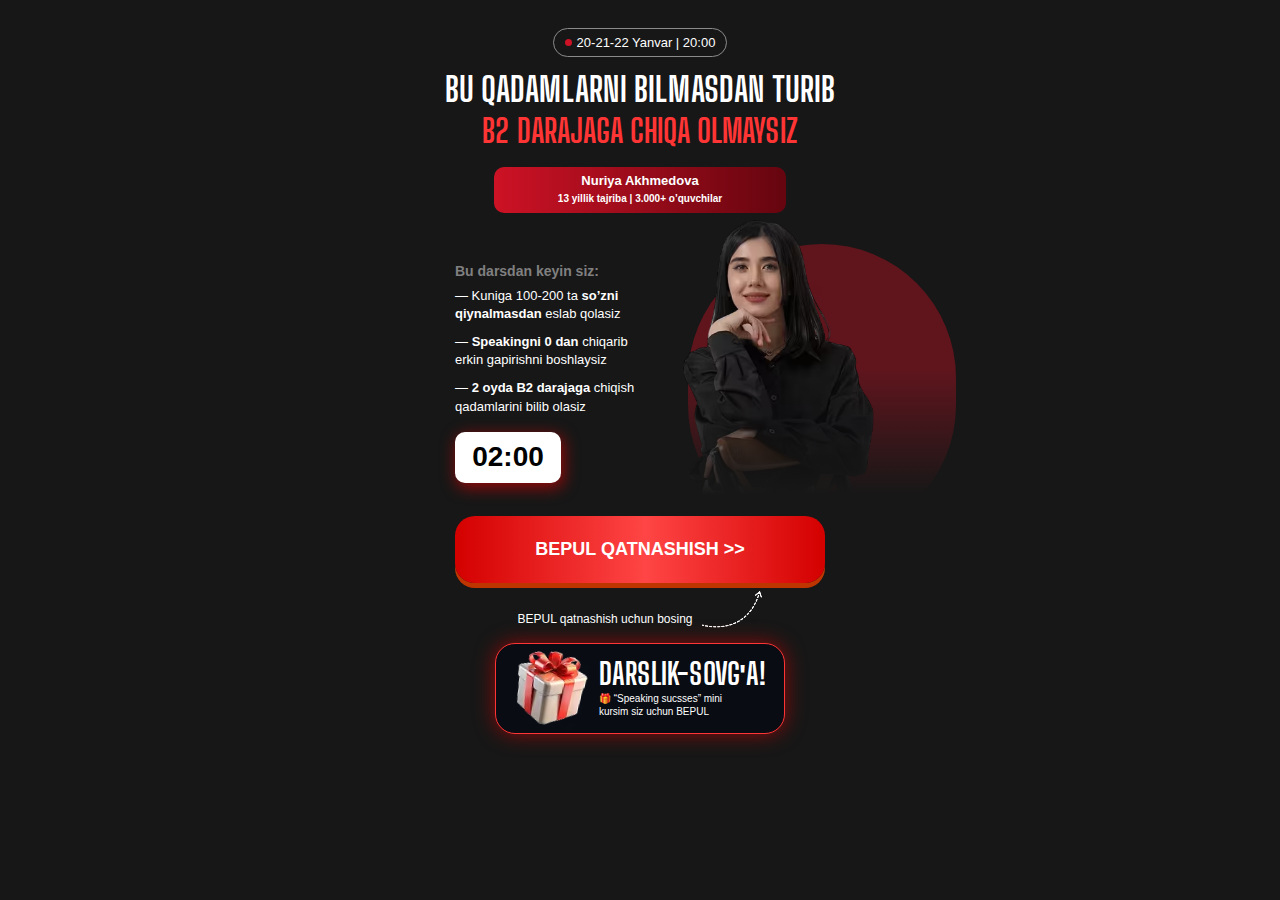
<file: index.html>
<!DOCTYPE html>
<html lang="uz">

<head>
    <meta charset="UTF-8">
    <meta name="viewport" content="width=device-width, initial-scale=1.0">
    <title>Nuriya Jumaniyozova</title>
    <style>
* {padding: 0;margin: 0;box-sizing: border-box }html, body {overflow-x: hidden }body {background: #171717;color: #fff;font-family: Poppins, sans-serif }.date {max-width: 390px;width: 100%;margin: 0 auto;padding-top: 28px;padding-bottom: 36px;}.date__head {text-align: center }.date__info {display: inline-flex;align-items: center;gap: 5px;padding: 6px 11px;border: 1px solid #8B8B8B;border-radius: 9999px;margin-bottom: 12px }.date__info-dot {width: 7px;height: 7px;background: #CD1225;border-radius: 9999px }.date__info-text {font-family: Montserrat, sans-serif;font-weight: 500;font-size: 13px }.date__title {font-family: "Big Shoulders Display", sans-serif;font-size: clamp(26px, 8vw, 34px);line-height: 120%;font-weight: 700;text-transform: uppercase;margin-bottom: 15px }.date__title span {font-size: clamp(25px, 7.7vw, 32px);color: #FF3535 }.date__description_wrap {background: linear-gradient(90deg, #CD1225 0%, #65050F 100%);padding: 5px 0;max-width: 292px;width: 100%;border-radius: 10px;margin: 0 auto 48px }.date__description-title {font-family: "SF Pro", sans-serif;font-weight: 600;font-size: 13px;line-height: 18px;text-align: center;}.date__description {font-family: "SF Pro", sans-serif;font-weight: 800;font-size: 10px;line-height: 18px }.date__body {position: relative;padding: 0 10px;}.date__content-title {font-family: Montserrat, sans-serif;font-weight: 700;font-size: 14px;line-height: 20px;color: #808080;margin-bottom: 6px;}.date__benefits-list {max-width: 220px;width: 100%;display: flex;flex-direction: column;gap: 10px;list-style: none;margin-bottom: 16px;position: relative;z-index: 1 }.date__benefit-item {font-family: Poppins, sans-serif;font-weight: 400;font-size: 13px;line-height: 140% }.date__benefit-item span {font-weight: 600;}.date__timer-row {background: #fff;border-radius: 10px;box-shadow: 2px 4px 15px 1px #E6000099;max-width: 106px;width: 100%;height: 51px;display: flex;align-items: center;justify-content: center;margin-bottom: 33px;position: relative;z-index: 11 }.date__timer {color: #000;font-weight: 700;font-size: 28px;line-height: 100% }.date__button {font-family: Montserrat, sans-serif;font-weight: 800;font-size: clamp(15px, 5vw, 18px);display: flex;align-items: center;justify-content: center;gap: 9px;cursor: pointer;padding: 23px 0;background: linear-gradient(90deg, #D40000 0%, #FF4545 51.44%, #D40000 100%);box-shadow: 0 5px 0 0 #BF3500;border-radius: 20px;width: 100%;border: 0;outline: 0;color: #fff;text-transform: uppercase;text-decoration: none;margin-bottom: 25px;position: relative;z-index: 1 }.date__cta {display: flex;align-items: center;justify-content: center;position: relative;z-index: 30 }.date__cta img {margin-top: -20px;margin-left: 8px }.date__cta-text {font-family: Montserrat, sans-serif;font-weight: 400;font-size: 12px;line-height: 23px }.date__speaker-container {position: absolute;right: -70px;top: -55px }.date__speaker-row {position: relative }.date__circle {background: #60151D;width: 268px;height: 295px;border-radius: 9999px;transform: translate(51px, 38px) }.date__speaker-image {position: absolute;top: 0;max-width: 285px;width: 100%;height: auto;left: 5px }.gradient__bottom {position: absolute;background: linear-gradient(0deg, #171717 50.48%, rgba(23, 23, 23, 0) 100%);width: 900px;height: 254px;left: 0;bottom: 111px }.gift {display: flex;align-items: center;justify-content: center;gap: 14px;position: relative;z-index: 30;background: #090C13;border: 1px solid #FF3434;box-shadow: 0 0 20px 0 #BD0404B2;border-radius: 20px;max-width: 290px;width: 100%;padding: 7px 0;margin: 12px auto 0 }.gift__images {transform: rotate(10.02deg) }.gift__info-title {font-family: "Big Shoulders Display", sans-serif;font-weight: 700;font-size: 30px;line-height: 100%;text-transform: uppercase;color: #fff;margin-bottom: 4px }.gift__info-text {font-family: Poppins, sans-serif;font-weight: 400;font-size: 10px;line-height: 130%;color: #fff }@media (max-width:375px) {.date__benefit-item {font-size: 12px }}
    </style>
    <link rel="stylesheet" href="./css/modal.css" media="print" onload="this.media='all'" />
    <noscript>
        <link rel="stylesheet" href="./css/modal.css" />
    </noscript>
</head>

<body>
    <div class="date">
        <div class="date__head">
            <div class="date__info">
                <div class="date__info-dot"></div>
                <p class="date__info-text">20-21-22 Yanvar | 20:00</p>
            </div>
            <div class="date__title-wrapper">
                <h2 class="date__title">BU QADAMLARNI BILMASDAN TURIB<br>
                    <span> B2 DARAJAGA chiqa OLMAYSIZ</span>
                </h2>
                <div class="date__description_wrap">
                    <h3 class="date__description-title">Nuriya Akhmedova</h3>
                    <p class="date__description">13 yillik tajriba | 3.000+ o’quvchilar</p>
                </div>
            </div>
        </div>
        <div class="date__body">
            <div class="date__content">
                <h3 class="date__content-title">Bu darsdan keyin siz:</h3>
                <ul class="date__benefits-list">
                    <li class="date__benefit-item">
                        — Kuniga 100-200 ta <span>so’zni <br> qiynalmasdan</span> eslab qolasiz
                    </li>
                    <li class="date__benefit-item">
                        — <span>Speakingni 0 dan</span> chiqarib <br> erkin gapirishni boshlaysiz
                    </li>
                    <li class="date__benefit-item">
                        — <span>2 oyda B2 darajaga</span> chiqish <br> qadamlarini bilib olasiz
                    </li>
                </ul>
                <div class="date__timer-row">
                    <p class="date__timer" id="timer">02:00</p>
                </div>
                <div class="date__button-wrapper">
                    <button class="date__button registerBtn">
                        Bepul qatnashish >>
                    </button>
                </div>
                <div class="date__cta registerBtn">
                    <p class="date__cta-text">BEPUL qatnashish uchun bosing</p>
                    <img src="./images/arrow.avif" alt="arrow" class="date__cta-arrow" loading="lazy" decoding="async"
                        width="62" height="38">
                </div>
            </div>
            <div class="date__speaker-container">
                <div class="date__speaker-row">
                    <div class="date__circle"></div>
                    <img src="./images/speaker.avif" alt="Nuriya Jumaniyozova" class="date__speaker-image"
                        loading="lazy" decoding="async" width="285" height="453">
                </div>
            </div>
            <div class="gradient__bottom"></div>

            <div class="gift">
                <img class="gift__images" src="./images/gift.avif" width="70" height="75" loading="lazy"
                    decoding="async" alt="gift">

                <div class="gift__info">
                    <h3 class="gift__info-title">darslik-sovg'a!</h3>
                    <p class="gift__info-text">🎁 “Speaking sucsses” mini <br> kursim siz uchun BEPUL
                    </p>
                </div>
            </div>
        </div>
    </div>

    <!-- Modal -->
    <div id="registrationModal" class="homeModal" style="display: none">
        <div class="homeModalOverlay"></div>
        <div class="homeFormContainer">
            <button class="closeButton" id="closeModalBtn" aria-label="Modalni yopish" title="Yopish">
                <svg xmlns="http://www.w3.org/2000/svg" width="16" height="16" viewBox="0 0 12 12" fill="none">
                    <path d="M1 11L11 1M1 1.00001L11 11" stroke="currentColor" stroke-width="1.5"
                        stroke-linecap="round" />
                </svg>
            </button>
            <div class="homeFormTop">
                <h1 class="homeFormTopTitle">
                    Bepul qatnashish uchun ma'lumotlaringizni kiriting!
                </h1>
            </div>
            <form id="registrationForm" name="contact-form">
                <!-- ISM -->
                <div class="HomeFormRow">
                    <label class="HomeFormRowLabel" for="name">Ismingiz:</label>
                    <input class="HomeFormRowInput" type="text" id="name" name="name" placeholder="Ismingizni kiriting"
                        autocomplete="name" />
                    <p class="homeFormErrorText" id="nameError" style="display: none">
                        ❌ Ismingizni kiriting!
                    </p>
                </div>

                <!-- TELEFON -->
                <div class="HomeFormRow">
                    <label class="HomeFormRowLabel" for="phone">Telefon raqamingiz:</label>

                    <div class="phone-input-container">
                        <!-- LEFT: country -->
                        <button type="button" class="selected-country" id="selectedCountry">
                            <span class="selected-flag" id="selectedCountryFlag">🇺🇿</span>

                            <svg id="dropdownIcon" xmlns="http://www.w3.org/2000/svg" width="16" height="16"
                                viewBox="0 0 24 24" fill="none" stroke="currentColor" stroke-width="2"
                                stroke-linecap="round" stroke-linejoin="round">
                                <polyline points="6 9 12 15 18 9"></polyline>
                            </svg>
                            <span class="selected-code" id="selectedCountryCodeText">+998</span>
                        </button>

                        <!-- dropdown -->
                        <div class="country-dropdown" id="countryDropdown" style="display:none"></div>

                        <!-- RIGHT: phone input (number span inside) -->
                        <div class="phone-field">
                            <input class="HomeFormRowInput phone-input" type="tel" id="phone" name="phone"
                                inputmode="numeric" placeholder="88 888 88 88" autocomplete="tel"
                                style="border: none; background-color: transparent;padding-left: 5px;" />
                        </div>
                    </div>

                    <p class="homeFormErrorText" id="phoneError" style="display:none">
                        ❌ Telefon raqam mos emas!
                    </p>
                </div>

                <button type="submit" class="HomeFormBtn" id="submitBtn">
                    DAVOM ETISH
                </button>
            </form>

        </div>
    </div>

    <script defer src="./js/phoneFormatter.js"></script>
    <script defer src="./js/app.js"></script>

       <!-- Meta Pixel Code -->
<script defer>
    !function(f,b,e,v,n,t,s)
    {if(f.fbq)return;n=f.fbq=function(){n.callMethod?
    n.callMethod.apply(n,arguments):n.queue.push(arguments)};
    if(!f._fbq)f._fbq=n;n.push=n;n.loaded=!0;n.version='2.0';
    n.queue=[];t=b.createElement(e);t.async=!0;
    t.src=v;s=b.getElementsByTagName(e)[0];
    s.parentNode.insertBefore(t,s)}(window, document,'script',
    'https://connect.facebook.net/en_US/fbevents.js');
    fbq('init', '1529702288245740');
    fbq('track', 'PageView');
    </script>
    <noscript><img height="1" width="1" style="display:none"
    src="https://www.facebook.com/tr?id=1529702288245740&ev=PageView&noscript=1"
    /></noscript>
    <!-- End Meta Pixel Code -->
        
</body>

</html>
</file>
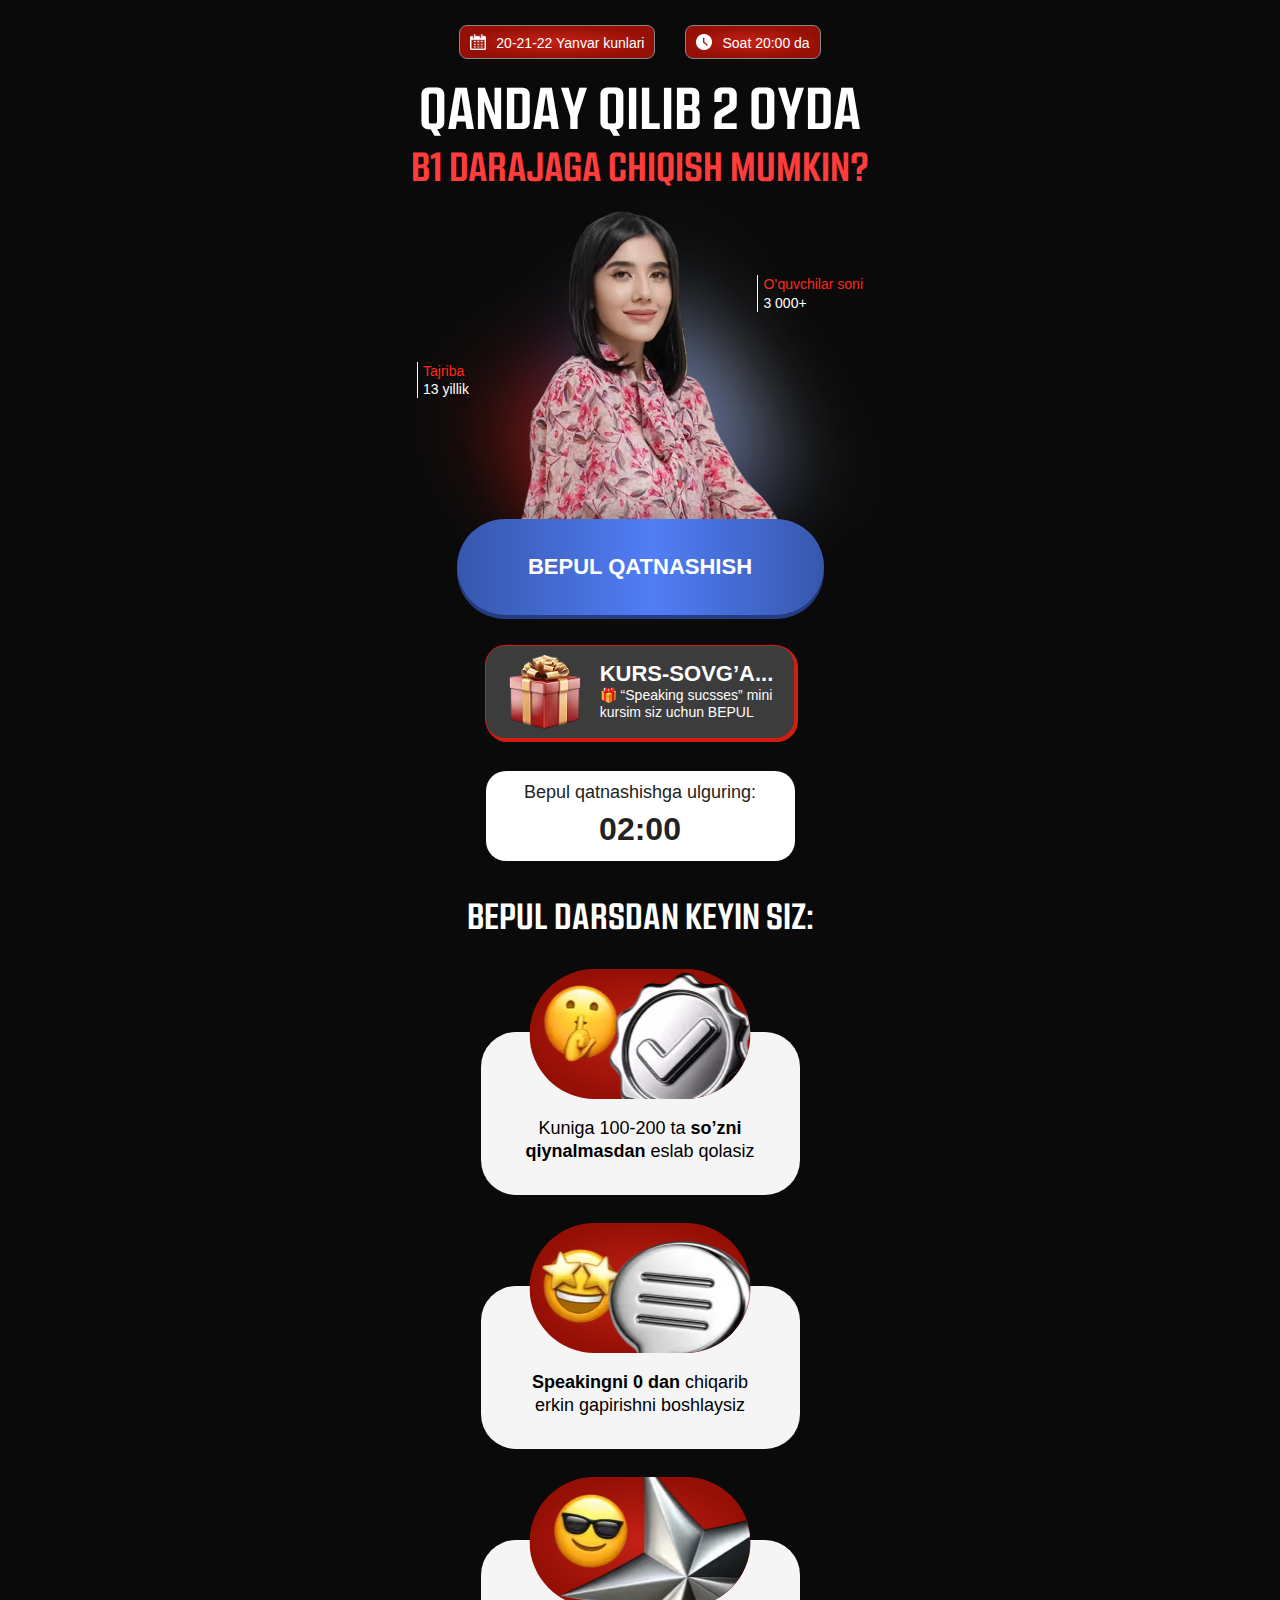
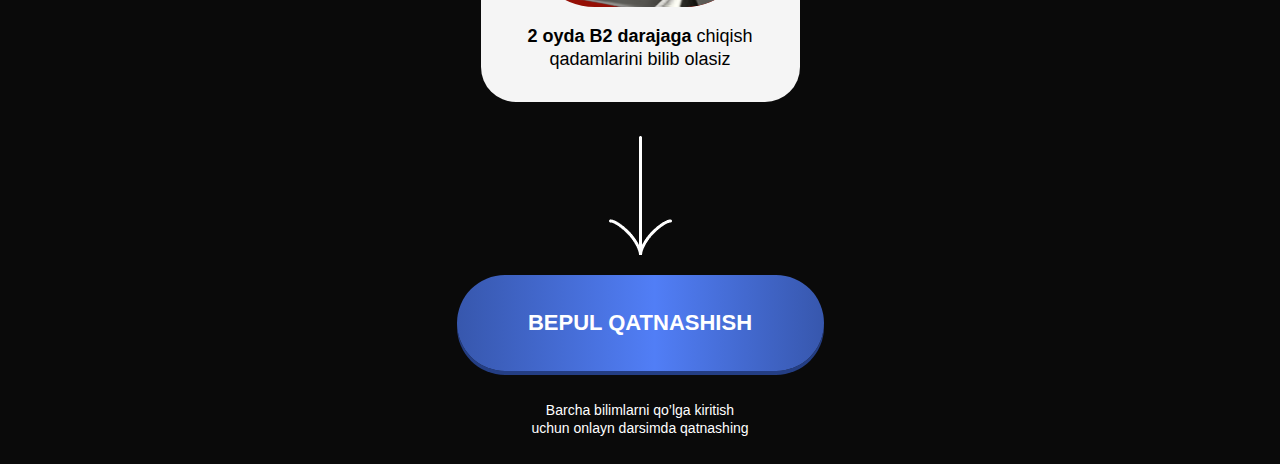
<file: a/index.html>
<!DOCTYPE html>
<html lang="uz">

<head>
  <meta charset="UTF-8">
  <meta name="viewport" content="width=device-width, initial-scale=1.0">
  <title>Nuriya Jumaniyozova</title>
  <style>
* {margin: 0;padding: 0;box-sizing: border-box;}p {font: 400 1rem/normal Inter, system-ui, -apple-system, sans-serif;}body {background-color: #0A0A0A;color: #fff;font: 400 16px/normal Inter, sans-serif;}.webinar-banner {padding-top: 25px;}.container {max-width: 490px;width: 100%;padding: 0 10px;margin-left: auto;margin-right: auto;}.webinar-banner__content {text-align: center;position: relative;margin-bottom: 17px;padding-bottom: 80px;}.webinar-banner__box {display: flex;align-items: center;justify-content: center;gap: 30px;margin-bottom: 21px;}.webinar-banner__item {display: flex;align-items: center;gap: 10px;padding: 8px 10px;background: radial-gradient(50% 50% at 50% 50%, #C42216 0%, #950F05 100%);border: 0.5px solid #888888;border-radius: 8px;}.webinar-banner__item img {width: 16px;height: 16px;object-fit: cover;}.webinar-banner__item__text {font-family: Poppins, sans-serif;font-weight: 500;font-size: clamp(10px, 3vw, 14px);line-height: 120%;margin-bottom: -2px;}.webinar-banner__title {font: 700 clamp(39px, 11vw, 58px)/90% "Kuunari", sans-serif;margin-bottom: clamp(70px, 21vw, 84px);max-width: 100%;text-transform: uppercase;}.webinar-banner__title span {font-size: clamp(25px, 7vw, 40px);color: #FF3D3D;}.webinar-banner__image {position: absolute;bottom: 23px;left: 48%;transform: translateX(-50%);z-index: 10;display: flex;max-width: 310px;height: clamp(264px, 87.5vw, 312px);object-fit: contain;}.gradient {left: -25px;background: linear-gradient(180deg, rgba(0, 0, 0, 0) 55.12%, #0A0A0A 100%);width: 200%;height: 342px;position: absolute;z-index: 10;bottom: -113px;}.speaker__gradient {background: linear-gradient(180deg, #FFFFFF 0%, #0033A1 43.75%, #D01E11 68.27%);filter: blur(50px);width: 194px;height: 194px;position: absolute;top: 320px;left: 29%;transform: rotate(57.17deg);}.gift {display: flex;align-items: center;justify-content: center;gap: 18px;background-color: #3C3C3C;border-radius: 20px;border: 1px solid #D01E11;box-shadow: 2px 2px 0px 1px #D01E11;max-width: 310px;width: 100%;position: relative;z-index: 10;padding: 7.5px 14.5px;margin-left: auto;margin-right: auto;margin-bottom: 32px;}.gift-images {max-width: 75px;height: auto;width: 100%;}.gift-info__title {font-family: "Poppins", sans-serif;font-weight: 700;font-size: 22px;line-height: 100%;text-transform: uppercase;margin-bottom: 2px;}.gift-info__text {font-family: Inter, sans-serif;font-weight: 500;font-size: 14px;line-height: 120%;}.webinar-banner__meta {margin-bottom: 64px;padding: 0 12px;position: relative;z-index: 15;}.webinar-banner__meta-item {width: fit-content;padding-left: 5px;border-left: 1px solid #fff;text-align: left;font: 400 clamp(12px, 4vw, 14px)/130% Inter, sans-serif;}.webinar-banner__meta-item--date {margin-bottom: 50px;margin-left: auto;}.webinar-banner__meta-item--time {padding-right: 11px;}.webinar-banner__meta-label {color: #FF2919;}.registerBtn {display: block;margin: 0 auto;cursor: pointer;max-width: 367px;width: 100%;background: linear-gradient(90deg, #3757AD 0%, #517EF6 53.85%, #3757AD 100%);box-shadow: 0px 4px 0px 0px #243E84;border: none;border-radius: 50px;z-index: 20;position: relative;padding: 37px 0px;font: 700 22px/21.7px Inter, sans-serif;text-align: center;text-transform: uppercase;color: white;}@media (max-width:400px) {.registerBtn {padding: 33px 20px;}.webinar-banner__meta-item--date {margin-right: -15px;}.webinar-banner__meta-item--time {margin-left: -15px;}.speaker__gradient {top: 300px;left: 24%;}}@media (max-width:360px) {.webinar-banner__title {margin-bottom: clamp(40px, 14vw, 60px);}.gift-images {max-width: 65px;width: 100%;}.gift-info__title {font-size: 20px;}.gift-info__text {font-size: 13px;}.webinar-banner__box {gap: 20px;}}
  </style>
  <link rel="stylesheet" href="./css/main.css" media="print" onload="this.media='all'" />
  <noscript>
    <link rel="stylesheet" href="./css/main.css" />
  </noscript>
</head>

<body>
  <!-- banner -->
  <section class="webinar-banner">
    <div class="webinar-banner__inner container">
      <!-- Top name -->
      <div class="webinar-banner__content">
        <div class="webinar-banner__box">
          <div class="webinar-banner__item"> <img src="./images/calendar.png" width="17" height="18" loading="lazy"
              decoding="async" alt="calendar">
            <p class="webinar-banner__item__text">20-21-22 Yanvar kunlari</p>
          </div>
          <div class="webinar-banner__item"> <img src="./images/clock.png" width="17" height="18" loading="lazy"
              decoding="async" alt="calendar">
            <p class="webinar-banner__item__text">Soat 20:00 da</p>
          </div>
        </div>
        <h1 class="webinar-banner__title">
          qanday qilib 2 oyda <br>
          <span>b1 darajaga chiqish mumkin?</span>
        </h1>
        <div class="webinar-banner__meta">
          <div class="webinar-banner__meta-item webinar-banner__meta-item--date">
            <span class="webinar-banner__meta-label">
              O’quvchilar soni
            </span>
            <br>
            <span class="webinar-banner__meta-sub">
              3 000+
            </span>
          </div>

          <div class="webinar-banner__meta-item webinar-banner__meta-item--time">
            <span class="webinar-banner__meta-label">
              Tajriba
            </span>
            <br>
            <span class="webinar-banner__meta-sub">
              13 yillik
            </span>
          </div>
        </div>
        <img src="./images/speaker.avif" alt="Nuriya Akhmedova" class="webinar-banner__image" width="310" height="312"
          decoding="async" loading="lazy" />

        <div class="gradient"></div>
        <div class="speaker__gradient"></div>
      </div>

      <button class="registerBtn" style="margin-bottom: 30px; margin-top: -40px;">
        Bepul qatnashish
      </button>

      <div class="gift">
        <img class="gift-images" width="75" height="79" src="./images/gift.avif" loading="lazy" decoding="async"
          alt="gift">

        <div class="gift-info">
          <h2 class="gift-info__title">KURS-Sovg’a...</h2>
          <p class="gift-info__text">🎁 “Speaking sucsses” mini <br> kursim siz uchun BEPUL</p>
        </div>
      </div>

      <div class="webinar-learn__bonus">
        <p class="webinar-learn__bonus__text">
          Bepul qatnashishga ulguring:
        </p>
        <p class="webinar-learn__bonus__timer" id="timer">02:00</p>
      </div>

    </div>
  </section>

  <section class="webinar-gift webinar-section">
    <div class="webinar-gift__container container">
      <h2 class="webinar-heading2">bepul darsdan keyin siz:</h2>
      <div class="webinar-gift__col">
        <div class="webinar-gift__row">
          <img src="./images/learn/1.avif" alt="images" class="webinar-gift__row__gift" width="221" height="130"
            decoding="async" loading="lazy">
          <p class="webinar-gift__row__description">
            Kuniga 100-200 ta <span>so’zni <br> qiynalmasdan</span> eslab qolasiz
          </p>
        </div>
        <div class="webinar-gift__row">
          <img src="./images/learn/2.avif" alt="images" class="webinar-gift__row__gift" width="221" height="130"
            decoding="async" loading="lazy">
          <p class="webinar-gift__row__description">
            <span>Speakingni 0 dan</span> chiqarib <br> erkin gapirishni boshlaysiz
          </p>
        </div>
        <div class="webinar-gift__row">
          <img src="./images/learn/3.avif" alt="images" class="webinar-gift__row__gift" width="221" height="130"
            decoding="async" loading="lazy">
          <p class="webinar-gift__row__description">
            <span>2 oyda B2 darajaga</span> chiqish <br> qadamlarini bilib olasiz
          </p>
        </div>
      </div>


      <img style="display: flex; margin-left: auto; margin-right: auto; margin-bottom: 20px;" src="./images/arrow.avif" loading="lazy"
        decoding="async" alt="arrow_botom">
      <button class="registerBtn" style="margin-bottom: 30px;">
        Bepul qatnashish
      </button>

      <h3 class="webinar-banner__subtitle">Barcha bilimlarni qo’lga kiritish <br> uchun onlayn darsimda qatnashing</h3>
    </div>
  </section>


  <!-- Modal -->
  <div id="registrationModal" class="homeModal" style="display: none">
    <div class="homeModalOverlay"></div>
    <div class="homeFormContainer">
      <button class="closeButton" id="closeModalBtn">
        <svg xmlns="http://www.w3.org/2000/svg" width="16" height="16" viewBox="0 0 12 12" fill="none">
          <path d="M1 11L11 1M1 1.00001L11 11" stroke="currentColor" stroke-width="1.5" stroke-linecap="round" />
        </svg>
      </button>
      <div class="homeFormTop">
        <h1 class="homeFormTopTitle">
          Ro'yxatdan o'tish uchun ma'lumotlaringizni kiriting!
        </h1>
      </div>
      <form id="registrationForm" name="contact-form">
        <!-- ISM -->
        <div class="HomeFormRow">
          <label class="HomeFormRowLabel" for="name">Ismingiz:</label>
          <input class="HomeFormRowInput" type="text" id="name" name="name" placeholder="Ismingizni kiriting"
            autocomplete="name" />
          <p class="homeFormErrorText" id="nameError" style="display: none">
            ❌ Ismingizni kiriting!
          </p>
        </div>

        <!-- TELEFON -->
        <div class="HomeFormRow">
          <label class="HomeFormRowLabel" for="phone">Telefon raqamingiz:</label>

          <div class="phone-input-container">
            <!-- LEFT: country -->
            <button type="button" class="selected-country" id="selectedCountry">
              <span class="selected-flag" id="selectedCountryFlag">🇺🇿</span>

              <svg id="dropdownIcon" xmlns="http://www.w3.org/2000/svg" width="16" height="16" viewBox="0 0 24 24"
                fill="none" stroke="currentColor" stroke-width="2" stroke-linecap="round" stroke-linejoin="round">
                <polyline points="6 9 12 15 18 9"></polyline>
              </svg>
              <span class="selected-code" id="selectedCountryCodeText">+998</span>
            </button>

            <!-- dropdown -->
            <div class="country-dropdown" id="countryDropdown" style="display:none"></div>

            <!-- RIGHT: phone input (number span inside) -->
            <div class="phone-field">
              <input class="HomeFormRowInput phone-input" type="tel" id="phone" name="phone" inputmode="numeric"
                placeholder="88 888 88 88" autocomplete="tel"
                style="border: none; background-color: transparent;padding-left: 5px;" />
            </div>
          </div>

          <p class="homeFormErrorText" id="phoneError" style="display:none">
            ❌ Telefon raqam mos emas!
          </p>
        </div>


        <button type="submit" class="HomeFormBtn" id="submitBtn">
          DAVOM ETISH
        </button>
      </form>

    </div>
  </div>

  <script defer src="../js/phoneFormatter.js"></script>
  <script defer src="../js/app.js"></script>

  
    <!-- Meta Pixel Code -->
    <script defer>
      !function(f,b,e,v,n,t,s)
      {if(f.fbq)return;n=f.fbq=function(){n.callMethod?
      n.callMethod.apply(n,arguments):n.queue.push(arguments)};
      if(!f._fbq)f._fbq=n;n.push=n;n.loaded=!0;n.version='2.0';
      n.queue=[];t=b.createElement(e);t.async=!0;
      t.src=v;s=b.getElementsByTagName(e)[0];
      s.parentNode.insertBefore(t,s)}(window, document,'script',
      'https://connect.facebook.net/en_US/fbevents.js');
      fbq('init', '1529702288245740');
      fbq('track', 'PageView');
      </script>
      <noscript><img height="1" width="1" style="display:none"
      src="https://www.facebook.com/tr?id=1529702288245740&ev=PageView&noscript=1"
      /></noscript>
      <!-- End Meta Pixel Code -->
      
</body>

</html>
</file>
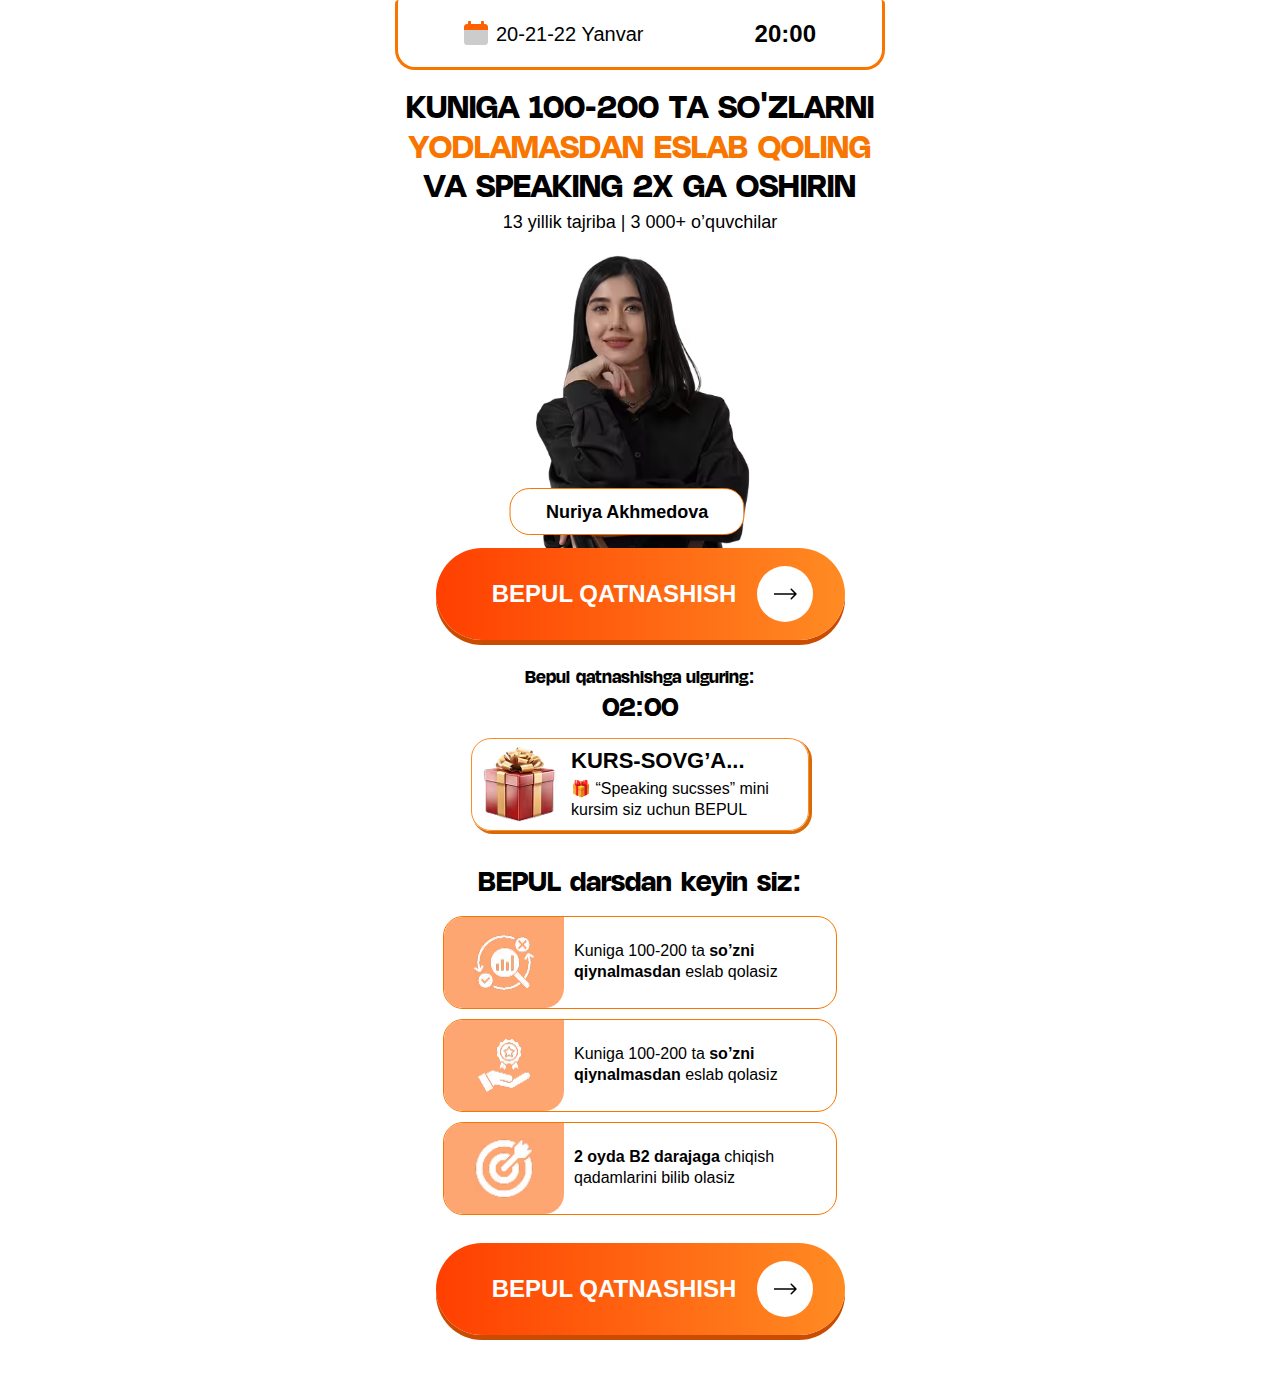
<file: b/index.html>
<!DOCTYPE html>
<html lang="uz">

<head>
  <meta charset="UTF-8" />
  <meta name="viewport" content="width=device-width, initial-scale=1.0">
  <title>Nuriya Jumaniyozova</title>
  <style>
* {padding: 0;margin: 0;box-sizing: border-box;}body {font-family: Poppins, sans-serif;position: relative;min-height: 100vh;background-color: white;}.mobile-event-header {padding: 0 10px;}.mobile-event-container {max-width: 490px;width: 100%;display: flex;padding: 21.5px 66px;align-items: center;margin: 0 auto 18px;justify-content: space-between;border-width: 0px, 1px, 1px, 1px;border-style: solid;border-color: #F87500;border-top: 0;position: relative;border-radius: 4px 4px 20px 20px;}.mobile-event-info {display: flex;align-items: center;justify-content: center;gap: 8px;}.mobile-event-date {font-family: Montserrat, sans-serif;font-weight: 500;font-size: 20px;line-height: 100%;}.mobile-event-time {font-family: Montserrat, sans-serif;font-weight: 700;font-size: 24px;line-height: 100%;}.mobile-main-content {text-align: center;padding-bottom: 35px;position: relative;}.mobile-content-wrapper {width: 100%;padding: 0 10px;}.mobile-main-title {font-family: "Degular Display", sans-serif;font-weight: 700;line-height: 110%;font-size: clamp(23px, 7vw, 36px);margin: 0 auto 6px;text-transform: uppercase;}.mobile-main-title span {color: #F87500;}.mobile-main-text {font-family: Poppins, sans-serif;font-weight: 400;font-size: clamp(16px, 5vw, 18px);line-height: 110%;text-align: center;margin-bottom: 7px;}.mobile-content-img {display: flex;flex-direction: column;position: relative;max-width: 310px;margin-left: auto;margin-right: auto;}.mobile-hero-image {display: inline-flex;max-width: 300px;object-fit: contain;height: auto;width: 100%;margin: 0 auto;position: relative;z-index: 1;margin-bottom: -35px;}.mobile-content-box {margin: 0 auto;display: flex;align-items: center;justify-content: center;}.mobile-center {padding: 12.5px 0;background: linear-gradient(0deg, #FFFFFF, #FFFFFF), linear-gradient(0deg, #FFFFFF, #FFFFFF);border-radius: 20px;border: 1px solid #F87500;max-width: 235px;width: 100%;margin-left: auto;margin-right: auto;position: absolute;left: 49%;transform: translateX(-50%);z-index: 20;top: 51.5%;}.mobile-center-title {font-family: Inter, sans-serif;font-weight: 700;font-size: 18px;line-height: 20px;text-align: center;}.mobile-cta-button {text-decoration: none;font-family: Poppins, sans-serif;min-height: 61px;padding: 18px 27px;background: linear-gradient(90deg, #FF3F00 0%, #FF8B23 100%);box-shadow: 0px 5px 0px 0px #CA4C00;font-size: 24px;line-height: 100%;font-weight: 700;text-transform: uppercase;border: none;max-width: 409px;color: #fff;margin-left: auto;margin-right: auto;border-radius: 50px;margin-bottom: 15px;cursor: pointer;z-index: 2;width: 100%;display: flex;align-items: center;gap: 21px;justify-content: center;}.description__col>img {background-color: #FEA672;opacity: 1;padding: 15px 30px;border-top-left-radius: 19px;border-bottom-right-radius: 20px;border-bottom-left-radius: 19px;width: 120px;height: 91px;}.mobile-cta-button img {margin-right: -25px;}.timer__info {width: 100%;margin: 16px auto 16px;}.timer__title {font-family: "Degular Display", sans-serif;font-weight: 700;font-size: 20px;line-height: 100%;text-align: center;margin-bottom: 5px;}.timer__box {margin-left: auto;margin-right: auto;display: flex;align-items: center;justify-content: center;font-size: 30px;line-height: 100%;font-weight: 700;font-family: "Degular Display", sans-serif;}@media (max-width: 500px) {.mobile-hero-image {max-width: 290px;width: 100%;}.mobile-cta-button {font-size: 22px;padding: 10px;line-height: 100%;display: flex;margin-left: auto;margin-right: auto;}.description__col>img {width: 90px;height: 70px;padding: 10px 20px;}.timer__info {margin-top: 10px;}.mobile-event-container {padding: 19px 18px;}.mobile-center {padding: 10px;}}@media (min-width: 570px) {.mobile-cta-button {width: 100%;margin: 0 auto 11px;}}@media (max-width: 351px) {.mobile-event-date {font-size: 17px;}.mobile-event-time {font-size: 20px;}.mobile-center {top: 48%;transform: scale(0.8);left: 11%;}.description__col>img {width: 85px;height: 65px;padding: 10px 20px;}.mobile-cta-button {font-size: 20px;padding: 10px 20px 10px 10px;line-height: 100%;}.mobile-cta-button img {width: 45px;height: 45px;}.timer__title {font-size: 17px;}.mobile-hero-image {max-width: 255px;}.mobile-event-info img {width: 20px;height: 20px;}.gift__images {max-width: 60px;}}
  </style>
  <link rel="stylesheet" href="./css/modal.css" media="print" onload="this.media='all'" />
  <noscript>
    <link rel="stylesheet" href="./css/modal.css" />
  </noscript>
</head>

<body>
  <main>
      <div class="mobile-event-header">
        <div class="mobile-event-container">
          <div class="mobile-event-info">
            <img src="./images/calendar.png" style="margin-top: -2px;" alt="calendar icons" width="24" height="24"
              loading="lazy" decoding="async">
            <p class="mobile-event-date">20-21-22 Yanvar</p>
          </div>
          <div class="mobile-event-info">
            <p class="mobile-event-time">20:00</p>
          </div>
        </div>
      </div>
      <div class="mobile-main-content">
        <div class="mobile-content-wrapper">
          <h1 class="mobile-main-title">kuniga 100-200 ta so'zlarni <br> <span>yodlamasdan eslab qoling</span> <br> va speaking 2x ga oshirin
          </h1>

          <p class="mobile-main-text">13 yillik tajriba | 3 000+ o’quvchilar</p>

          <div class="mobile-center">
            <h2 class="mobile-center-title">Nuriya Akhmedova</h2>
          </div>
          <div class="mobile-content-img">
            <img src="../images/speaker.avif" alt="Nuriya Jumaniyozova" decoding="async" loading="lazy"
              class="mobile-hero-image" width="284" height="345">
          </div>

          <div class="mobile-content-box">
            <button class="mobile-cta-button registerBtn">
              Bepul qatnashish
              <img src="./images/arrow-right.svg" loading="lazy" decoding="async" alt="arrow-right">
            </button>
          </div>

          <div class="timer__info">
            <h2 class="timer__title">Bepul qatnashishga ulguring:</h2>
            <div class="timer__box" id="timer">02:00</div>
          </div>

          <div class="gift">
            <img class="gift__images" src="../a/images/gift.avif" loading="lazy" decoding="async" alt="gift">

            <div class="gift__info">
              <h3 class="gift__info-title">KURS-Sovg’a...</h3>
              <p class="gift__info-text">🎁 “Speaking sucsses” mini <br> kursim siz uchun BEPUL </p>
            </div>
          </div>
        </div>
      </div>

      <div class="description">
        <div class="description__container">
          <h3 class="description__title">BEPUL darsdan keyin siz:</h3>
          <ul class="description__row">
            <li class="description__col">
              <img src="./images/decision.avif" width="60" height="60" loading="lazy" decoding="async" alt="decision icons">
              <p>
                Kuniga 100-200 ta <span>so’zni <br> qiynalmasdan</span> eslab qolasiz
              </p>
            </li>
            <li class="description__col">
              <img src="./images/branding.avif" width="60" height="60" loading="lazy" decoding="async" alt="branding icons">
              <p>
                Kuniga 100-200 ta <span>so’zni <br> qiynalmasdan</span> eslab qolasiz
              </p>
            </li>
            <li class="description__col">
              <img src="./images/target.avif" width="60" height="60" loading="lazy" decoding="async" alt="target icons">
              <p>
                <span>2 oyda B2 darajaga</span> chiqish qadamlarini bilib olasiz
              </p>
            </li>
          </ul>
        </div>
        <div style="padding: 0 10px;">
          <button class="mobile-cta-button registerBtn">
            Bepul qatnashish
            <img src="./images/arrow-right.svg" loading="lazy" decoding="async" alt="arrow-right">
          </button>
        </div>
      </div>
  </main>

  <!-- Modal -->
  <div id="registrationModal" class="homeModal" style="display: none">
    <div class="homeModalOverlay"></div>
    <div class="homeFormContainer">
      <button class="closeButton" id="closeModalBtn" aria-label="Modalni yopish" title="Yopish">
        <svg xmlns="http://www.w3.org/2000/svg" width="16" height="16" viewBox="0 0 12 12" fill="none">
          <path d="M1 11L11 1M1 1.00001L11 11" stroke="currentColor" stroke-width="1.5" stroke-linecap="round" />
        </svg>
      </button>
      <div class="homeFormTop">
        <h1 class="homeFormTopTitle">
          Bepul qatnashish uchun ma'lumotlaringizni kiriting!
        </h1>
      </div>
      <form id="registrationForm" name="contact-form">
        <!-- ISM -->
        <div class="HomeFormRow">
          <label class="HomeFormRowLabel" for="name">Ismingiz:</label>
          <input class="HomeFormRowInput" type="text" id="name" name="name" placeholder="Ismingizni kiriting"
            autocomplete="name" />
          <p class="homeFormErrorText" id="nameError" style="display: none">
            ❌ Ismingizni kiriting!
          </p>
        </div>

        <!-- TELEFON -->
        <div class="HomeFormRow">
          <label class="HomeFormRowLabel" for="phone">Telefon raqamingiz:</label>

          <div class="phone-input-container">
            <!-- LEFT: country -->
            <button type="button" class="selected-country" id="selectedCountry">
              <span class="selected-flag" id="selectedCountryFlag">🇺🇿</span>

              <svg id="dropdownIcon" xmlns="http://www.w3.org/2000/svg" width="16" height="16" viewBox="0 0 24 24"
                fill="none" stroke="currentColor" stroke-width="2" stroke-linecap="round" stroke-linejoin="round">
                <polyline points="6 9 12 15 18 9"></polyline>
              </svg>
              <span class="selected-code" id="selectedCountryCodeText">+998</span>
            </button>

            <!-- dropdown -->
            <div class="country-dropdown" id="countryDropdown" style="display:none"></div>

            <!-- RIGHT: phone input (number span inside) -->
            <div class="phone-field">
              <input class="HomeFormRowInput phone-input" type="tel" id="phone" name="phone" inputmode="numeric"
                placeholder="88 888 88 88" autocomplete="tel"
                style="border: none; background-color: transparent;padding-left: 5px;" />
            </div>
          </div>

          <p class="homeFormErrorText" id="phoneError" style="display:none">
            ❌ Telefon raqam mos emas!
          </p>
        </div>

        <button type="submit" class="HomeFormBtn" id="submitBtn">
          DAVOM ETISH
        </button>
      </form>

    </div>
  </div>


  <script defer src="../js/phoneFormatter.js"></script>
  <script defer src="../js/app.js"></script>

    <!-- Meta Pixel Code -->
    <script defer>
      !function(f,b,e,v,n,t,s)
      {if(f.fbq)return;n=f.fbq=function(){n.callMethod?
      n.callMethod.apply(n,arguments):n.queue.push(arguments)};
      if(!f._fbq)f._fbq=n;n.push=n;n.loaded=!0;n.version='2.0';
      n.queue=[];t=b.createElement(e);t.async=!0;
      t.src=v;s=b.getElementsByTagName(e)[0];
      s.parentNode.insertBefore(t,s)}(window, document,'script',
      'https://connect.facebook.net/en_US/fbevents.js');
      fbq('init', '1529702288245740');
      fbq('track', 'PageView');
      </script>
      <noscript><img height="1" width="1" style="display:none"
      src="https://www.facebook.com/tr?id=1529702288245740&ev=PageView&noscript=1"
      /></noscript>
      <!-- End Meta Pixel Code -->
      
</body>

</html>
</file>
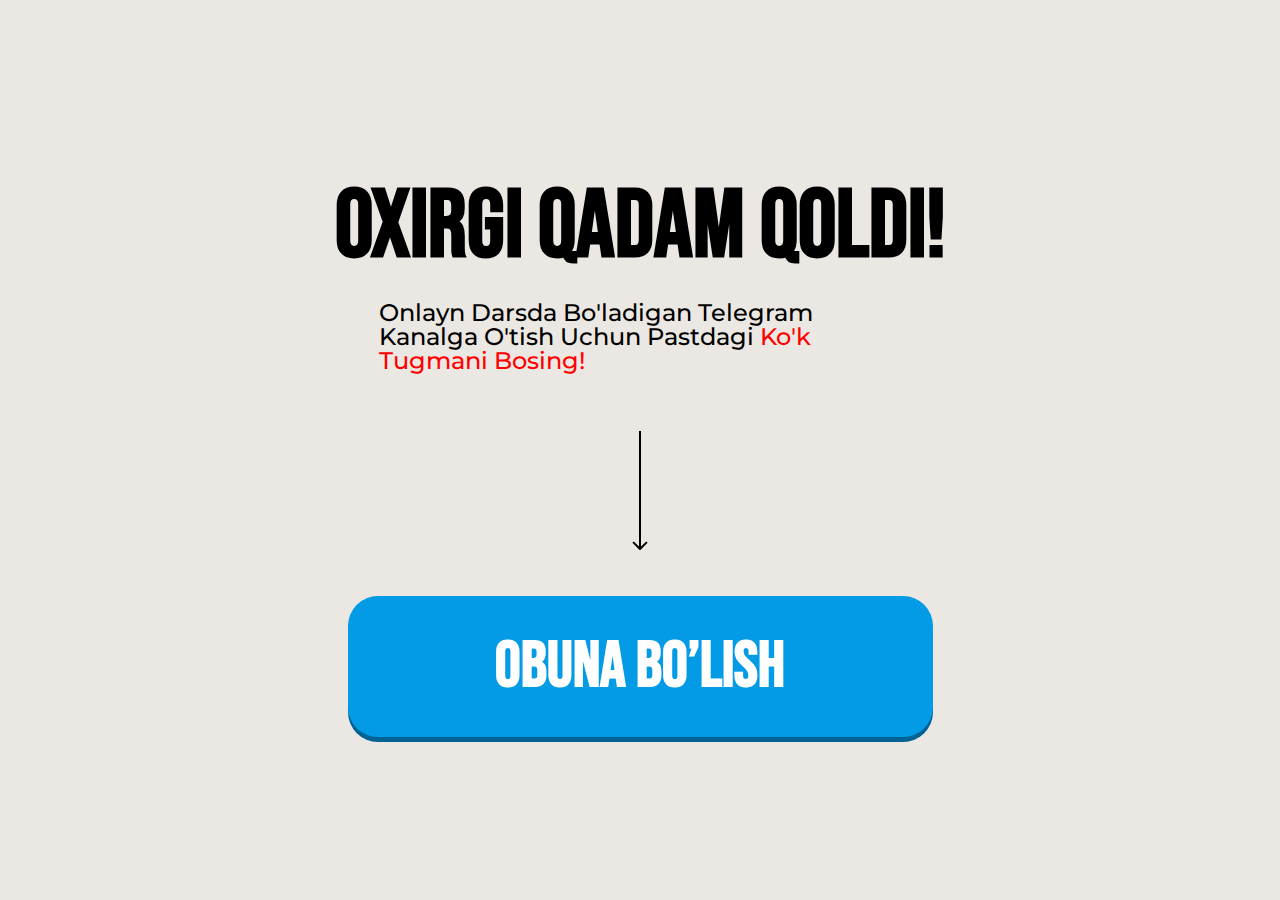
<file: thankYou.html>
<!DOCTYPE html>
<html lang="uz">
<head>
  <meta charset="UTF-8" />
  <meta name="viewport" content="width=device-width, initial-scale=1.0" />
  <title>Obuna Bo'lish</title>
  <style>* {margin: 0;padding: 0;box-sizing: border-box;}.header {padding-top: 0px;padding-bottom: 0px;background-color: #ebe8e3;min-height: 100vh;padding-top: 180px;}.header-container {margin-left: auto;margin-right: auto;max-width: 671px;width: 100%;display: flex;background-repeat: no-repeat;padding-left: 20px;padding-right: 20px;}.hero-left {max-width: 903px;width: 100%;display: flex;flex-direction: column;align-items: center;}.hero-title {font-family: "Bebas Neue", sans-serif;font-weight: 700;font-size: 96px;line-height: 100%;letter-spacing: 0%;text-align: center;margin-bottom: 25px;text-transform: uppercase;max-width: 622px;}.hero-text {font-family: "Montserrat", sans-serif;font-weight: 500;font-size: 24px;line-height: 100%;letter-spacing: 0%;margin-bottom: 58px;max-width: 522px;}.hero-text>span {color: #ff0000;}.hero-btn-box {max-width: 585px;width: 100%;}.hero-img {text-align: center;align-items: center;justify-content: center;margin-bottom: 46px;display: flex;margin-left: auto;margin-right: auto;}.hero-btn {display: flex;align-items: center;justify-content: center;font-family: "Bebas Neue", sans-serif;font-weight: 700;font-size: 64px;line-height: 100%;text-align: center;padding: 39px 0px 38px 0px;background-color: #039BE5; box-shadow: 0px 5px 0px 0px #006393;color: white;border-radius: 30px;max-width: 585px;width: 100%;border: none;text-transform: uppercase;margin-bottom: 42px;text-decoration: none;max-height: 142px;}.hero-box {padding: 0 35px 0 20px;border-radius: 10px;border: 1px solid #bcbcbc;background-color: #fff;max-width: 585px;width: 100%;display: flex;align-items: center;gap: 12px;}.hero-box-text {font-family: "Montserrat", sans-serif;font-weight: 600;font-size: 16px;line-height: 100%;letter-spacing: 0%;}.img {display: none;}.hero-box-img {width: 70px;min-height: 70px;}@media (max-width: 500px) {.header {padding-top: 30%;padding-bottom: 0px;background-image: none;}.hero-left {display: block;}.header-container {margin-left: auto;margin-right: auto;text-align: center;padding-left: 10px;padding-right: 10px;}.hero-title {font-weight: 700;font-size: 40px;line-height: 100%;letter-spacing: 0%;text-align: center;margin-bottom: 5px;}.hero-text {font-weight: 500;font-size: 14px;line-height: 100%;letter-spacing: 0%;margin-bottom: 28px;max-width: 355px;width: 100%;margin-left: auto;margin-right: auto;}.hero-img {margin-bottom: 24px;height: 69px;}.hero-btn {font-weight: 700;font-size: 32px;line-height: 100%;letter-spacing: 0%;text-align: center;padding: 23px 0px 20px 0px;border-radius: 30px;max-width: 345px;width: 100%;margin-left: auto;margin-right: auto;margin-bottom: 25px;}.hero-box {padding: 5px 10px 10px 9px;border-radius: 10px;text-align: left;max-width: 372px;margin-left: auto;margin-right: auto;}.hero-box-img {max-width: 41px;width: 41px;min-width: 41px;height: auto;object-fit: contain;min-height: 40px;}.hero-box-text {font-weight: 600;font-size: 11px;line-height: 130%;letter-spacing: 0%;padding-top: 3px;padding-bottom: 2px;}.img {display: flex;max-width: 632px;width: 100%;margin-left: auto;margin-right: auto;width: 100%;object-fit: cover;height: auto;}}.footer {padding-top: 25px;padding-bottom: 25px;background-color: black;}.footer__container {display: flex;align-items: center;justify-content: center;}.footer__link {color: white;font-size: 16px;font-weight: 400;font-family: sans-serif;text-decoration: none;b {font-weight: 700;text-decoration: underline;}}</style>
  <link rel="preload" href="https://fonts.googleapis.com/css2?family=Bebas+Neue" as="style" />
  <link rel="preload" href="https://fonts.googleapis.com/css2?family=Montserrat:wght@500;600;700" as="style" />
  <link href="https://fonts.googleapis.com/css2?family=Bebas+Neue&family=Montserrat:wght@500;600;700&display=swap"
    rel="stylesheet" />
</head>

<body>
  <section class="header">
    <div class="header-container">
      <div class="hero-left">
        <h2 class="hero-title">oxirgi qadam qoldi!</h2>
        <p class="hero-text">
         Onlayn Darsda Bo'ladigan Telegram Kanalga O'tish Uchun Pastdagi <span>Ko'k Tugmani Bosing!</span>
        </p>
        <div class="hero-btn-box">
          <img class="hero-img" src="./images/strelka.svg" alt="Arrow icon" />
          <a href="https://t.me/+W30VGRGEENE0YTgy" class="hero-btn thankYouBtn">obuna bo’lish</a>
        </div>
      </div>
    </div>
  </section>
  <script defer src="./js/thankYou.js"></script>

       <!-- Meta Pixel Code -->
<script defer>
  !function(f,b,e,v,n,t,s)
  {if(f.fbq)return;n=f.fbq=function(){n.callMethod?
  n.callMethod.apply(n,arguments):n.queue.push(arguments)};
  if(!f._fbq)f._fbq=n;n.push=n;n.loaded=!0;n.version='2.0';
  n.queue=[];t=b.createElement(e);t.async=!0;
  t.src=v;s=b.getElementsByTagName(e)[0];
  s.parentNode.insertBefore(t,s)}(window, document,'script',
  'https://connect.facebook.net/en_US/fbevents.js');
  fbq('init', '1529702288245740');
  fbq('track', 'PageView');
  </script>
  <noscript><img height="1" width="1" style="display:none"
  src="https://www.facebook.com/tr?id=1529702288245740&ev=PageView&noscript=1"
  /></noscript>
  <!-- End Meta Pixel Code -->
  
</body>

</html>
</file>
<file: css/modal.css>
@font-face {font-family: 'Big Shoulders Display';src: url(../font/BigShouldersDisplay-Bold-subset-AZ-09-punct.woff2);font-weight: 700;font-display: swap;}.homeModal, .homeModalOverlay {position: fixed;top: 0;height: 100vh;width: 100%;left: 0;}.homeModal {z-index: 30;justify-content: center;align-items: center;display: flex;}.homeModalOverlay {background-color: rgba(0, 0, 0, 0.3);backdrop-filter: blur(5px);}.homeFormContainer {position: relative;z-index: 30;background-color: #fff;color: #000;border-radius: 8px;padding: 20px 40px 40px;width: 100%;max-width: 520px;box-shadow: 0 4px 12px rgba(0, 0, 0, 0.1);margin: 0 20px;position: fixed;top: 50%;left: 50%;transform: translate(-50%, -50%);}.homeFormTop {display: flex;justify-content: space-between;}.homeFormTopTitle {font-family: Inter, sans-serif;font-size: clamp(21px, 6.6vw, 24px);margin: 0 0 20px;color: #000;font-weight: 600;text-align: center;margin-left: auto;margin-right: auto;}.closeButton {background: 0 0;border: none;cursor: pointer;padding: 4px;justify-content: center;align-items: center;display: flex;position: absolute;top: 20px;right: 20px;color: #000;}.homeFormErrorText {color: #e53e3e;margin-bottom: 12px;font-size: 14px;font-family: system-ui, -apple-system, BlinkMacSystemFont, "Segoe UI", sans-serif;padding-top: 5px;padding-bottom: 5px;}.HomeFormRowInput, .HomeFormRowLabel {font-family: system-ui, -apple-system, BlinkMacSystemFont, "Segoe UI", sans-serif;font-size: 18px;}.HomeFormRow {margin-bottom: 20px;}.HomeFormRowLabel {display: block;margin-bottom: 6px;color: #000;}.HomeFormRowInput {width: 100%;padding: 10px 16px;border: 1px solid #c9c9c9;min-height: 48px;background-color: #f3f7f8;border-radius: 6px;font-weight: 400;outline: 0;height: 50px;transition: border-color 0.2s;}.HomeFormRowInput:focus {border-color: #D40000;}.HomeFormRowInput::placeholder {color: #aaa;}.HomeFormBtn {font-family: sans-serif;height: 60px;width: 100%;cursor: pointer;border-radius: 10px;background: linear-gradient(90deg, #D40000 0%, #FF4545 51.44%, #D40000 100%);transition: 0.3s;font-weight: 700;font-size: 28px;color: white;text-transform: uppercase;border: none;position: relative;display: flex;align-items: center;justify-content: center;}.phone-input-container {display: flex;align-items: center;position: relative;border: 1px solid #c9c9c9;background-color: transparent;border-radius: 6px;}.phone-input-container:focus {border-color: #e71f1f;}.selected-code {display: flex;margin-left: 10px;}.country-selector {position: relative;margin-right: 10px;}.selected-country {display: flex;align-items: center;padding: 10px;padding-right: 0;border-radius: 6px;cursor: pointer;min-height: 50px;font-family: sans-serif !important;font-size: 18px;font-weight: 400 !important;min-width: max-content;border: none;background-color: transparent;}.country-dropdown {position: absolute;top: 110%;left: 0;width: 100%;background-color: #fff;border: 1px solid #c9c9c9;border-radius: 6px;box-shadow: 0 4px 12px rgba(0, 0, 0, 0.1);z-index: 40;max-height: 200px;overflow-y: auto;font-family: sans-serif !important;font-weight: 400 !important;}.country-option {display: flex;justify-content: space-between;align-items: center;padding: 10px;cursor: pointer;font-family: sans-serif;font-weight: 400 !important;}.country-option:hover {background-color: #f3f7f8;}.country-option.selected {background-color: #e6f0fa;}@media screen and (max-width: 768px) {.homeFormContainer {max-width: 100%;padding: 80px 20px 20px;margin: 0;border-radius: 6px;height: 100vh;}.homeFormTopTitle {text-align: center;max-width: 408px;margin-left: auto;margin-right: auto;font-weight: 700;margin-bottom: 15px;}.homeFormTop {flex-direction: column;align-items: flex-start;}.closeButton {width: 100%;height: 50px;background-color: #000;color: #fff;padding-right: 20px;top: 0;left: 0;justify-content: end;}.homeFormErrorText {font-size: 12px;margin-bottom: 8px;}.HomeFormRowLabel {margin-bottom: 6px;}.HomeFormRowInput {padding: 0 12px;min-height: 40px;background-color: transparent;}.HomeFormRowInput::placeholder {color: #a3a3a3;}.HomeFormBtn {font-size: 18px;font-weight: 700;margin-top: 24px;}}@media screen and (max-width: 480px) {.homeFormContainer {max-width: 100%;padding: 80px 20px 20px;margin: 0;border-radius: 6px;height: 100vh;}.homeFormTopTitle {text-align: center;margin: 0 auto 15px;}.homeFormErrorText {font-size: 12px;margin-bottom: 8px;}.HomeFormRowLabel {margin-bottom: 6px;}.HomeFormRowInput {padding: 0 12px;min-height: 40px;background-color: transparent;border-radius: 10px;}.HomeFormRowInput::placeholder {color: #a3a3a3;}.HomeFormBtn {font-size: 16px;padding: 10px 0;margin-top: 24px;height: 50px;}}
</file>
<file: a/css/main.css>
@font-face {font-family: "Kuunari";src: url("/b/fonts/kuunari-bold-subset.v2.woff2") format("woff2");font-weight: 700;font-display: swap;}@font-face {font-family: "SF Compact";src: url("../fonts/SF_Compact_Text_Bold-subset-AZa-z-09-punct.woff2") format("woff2");font-weight: 700;font-display: swap;}@font-face {font-family: "Big Shoulders Display";src: url("../fonts/BigShouldersDisplay-Bold-subset-AZ-09-punct.woff2") format("woff2");font-weight: 700;font-display: swap;}html, body {overflow-x: hidden;}.webinar-heading2 {font: 700 clamp(28px, 9vw, 36px) / 120% Kuunari, sans-serif;text-transform: uppercase;width: 100%;margin-bottom: 41px;text-align: center;}.webinar-heading2 span {color: #fed190;}.webinar-section {padding-bottom: 26px;}.learn__arrow {margin: 15px auto;}.webinar-gift__col {display: flex;flex-direction: column;gap: 91px;max-width: 319px;margin: 96px auto 34px;}.webinar-gift__row {width: 100%;background-color: #F5F5F5;color: #000;border-radius: 35px;position: relative;padding: 85px 12px 31px;text-align: center;}.webinar-gift__row__gift {position: absolute;top: -63px;left: 50%;background: radial-gradient(50% 50% at 50% 50%, #C42216 0%, #950F05 100%);border-radius: 100px;transform: translateX(-50%);}.webinar-gift__row__nuber {font: 700 20px/130% Inter, sans-serif;margin-bottom: 5px;}.webinar-gift__row__description {font: 500 18px/130% Inter, sans-serif;}.webinar-gift__row__description span {font-weight: 600;}.webinar-banner__subtitle {font-family: Poppins, sans-serif;font-weight: 400;font-size: 14px;line-height: 130%;text-align: center;color: white;}.webinar-learn__bonus {max-width: 309px;width: 100%;border-radius: 20px;background-color: white;color: #222222;padding: 10px;text-align: center;margin-left: auto;margin-right: auto;margin-bottom: 32px;}.webinar-learn__bonus__text {font: 500 18px / 130% Inter, sans-serif;margin-bottom: 5px;}.webinar-learn__bonus__timer {font: 700 32px/130% Inter, sans-serif;}.homeModal, .homeModalOverlay {position: fixed;top: 0;height: 100vh;width: 100%;left: 0;}.homeModal {z-index: 30;justify-content: center;align-items: center;display: flex;}.homeModalOverlay {background-color: rgba(0, 0, 0, 0.3);backdrop-filter: blur(5px);}.homeFormContainer {position: relative;z-index: 30;background-color: #fff;color: #000;border-radius: 8px;padding: 20px 40px 40px;width: 100%;max-width: 520px;box-shadow: 0 4px 12px rgba(0, 0, 0, 0.1);margin: 0 20px;position: fixed;top: 50%;left: 50%;transform: translate(-50%, -50%);}.homeFormTop {display: flex;justify-content: space-between;}.homeFormTopTitle {font-family: Inter, sans-serif;font-size: clamp(21px, 6.6vw, 24px);margin: 0 0 20px;color: #000;font-weight: 600;text-align: center;margin-left: auto;margin-right: auto;}.closeButton {background: 0 0;border: none;cursor: pointer;padding: 4px;justify-content: center;align-items: center;display: flex;position: absolute;top: 20px;right: 20px;color: #000;}.homeFormErrorText {color: #e53e3e;margin-bottom: 12px;font-size: 14px;font-family: system-ui, -apple-system, BlinkMacSystemFont, "Segoe UI", sans-serif;padding-top: 5px;padding-bottom: 5px;}.HomeFormRowInput, .HomeFormRowLabel {font-family: system-ui, -apple-system, BlinkMacSystemFont, "Segoe UI", sans-serif;font-size: 18px;}.HomeFormRow {margin-bottom: 20px;}.HomeFormRowLabel {display: block;margin-bottom: 6px;color: #000;}.HomeFormRowInput {width: 100%;padding: 10px 16px;border: 1px solid #c9c9c9;min-height: 48px;background-color: #f3f7f8;border-radius: 6px;font-weight: 400;outline: 0;height: 50px;transition: border-color 0.2s;}.HomeFormRowInput:focus {border-color: #3757ad;}.HomeFormRowInput::placeholder {color: #aaa;}.HomeFormBtn {font-family: sans-serif;height: 60px;width: 100%;cursor: pointer;border-radius: 10px;background: linear-gradient(90deg, #3757ad 0%, #517ef6 53.85%, #3757ad 100%);transition: 0.3s;font-weight: 700;font-size: 28px;color: white;text-transform: uppercase;border: none;position: relative;display: flex;align-items: center;justify-content: center;}.phone-input-container {display: flex;align-items: center;position: relative;border: 1px solid #c9c9c9;background-color: transparent;border-radius: 6px;}.phone-input-container:focus {border-color: #e71f1f;}.selected-code {display: flex;margin-left: 10px;}.country-selector {position: relative;margin-right: 10px;}.selected-country {display: flex;align-items: center;padding: 10px;padding-right: 0;border-radius: 6px;cursor: pointer;min-height: 50px;font-family: sans-serif !important;font-size: 18px;font-weight: 400 !important;min-width: max-content;border: none;background-color: transparent;}.country-dropdown {position: absolute;top: 110%;left: 0;width: 100%;background-color: #fff;border: 1px solid #c9c9c9;border-radius: 6px;box-shadow: 0 4px 12px rgba(0, 0, 0, 0.1);z-index: 40;max-height: 200px;overflow-y: auto;font-family: sans-serif !important;font-weight: 400 !important;}.country-option {display: flex;justify-content: space-between;align-items: center;padding: 10px;cursor: pointer;font-family: sans-serif;font-weight: 400 !important;}.country-option:hover {background-color: #f3f7f8;}.country-option.selected {background-color: #e6f0fa;}@media screen and (max-width: 768px) {.homeFormContainer {max-width: 100%;padding: 80px 20px 20px;margin: 0;border-radius: 6px;height: 100vh;}.homeFormTopTitle {text-align: center;max-width: 408px;margin-left: auto;margin-right: auto;font-weight: 700;margin-bottom: 15px;}.homeFormTop {flex-direction: column;align-items: flex-start;}.closeButton {width: 100%;height: 50px;background-color: #000;color: #fff;padding-right: 20px;top: 0;left: 0;justify-content: end;}.homeFormErrorText {font-size: 12px;margin-bottom: 8px;}.HomeFormRowLabel {margin-bottom: 6px;}.HomeFormRowInput {padding: 0 12px;min-height: 40px;background-color: transparent;}.HomeFormRowInput::placeholder {color: #a3a3a3;}.HomeFormBtn {font-size: 18px;font-weight: 700;margin-top: 24px;}}@media screen and (max-width: 480px) {.homeFormContainer {max-width: 100%;padding: 80px 20px 20px;margin: 0;border-radius: 6px;height: 100vh;}.homeFormTopTitle {text-align: center;margin: 0 auto 15px;}.homeFormErrorText {font-size: 12px;margin-bottom: 8px;}.HomeFormRowLabel {margin-bottom: 6px;}.HomeFormRowInput {padding: 0 12px;min-height: 40px;background-color: transparent;border-radius: 10px;}.HomeFormRowInput::placeholder {color: #a3a3a3;}.HomeFormBtn {font-size: 16px;padding: 10px 0;margin-top: 24px;height: 50px;}}
</file>
<file: b/css/modal.css>
@font-face {font-family: 'Degular Display';src: url('../fonts/DegularDisplay-Bold-min\ \(1\).woff2') format('woff2');font-weight: 700;font-display: swap;}@font-face {font-family: 'Bebas';src: url('../fonts/kuunari-bold-subset.v2.woff2') format('woff2');font-display: swap;}.gift {display: flex;align-items: center;gap: 15px;padding: 7px 14px 8px 10px;border: 1px solid #FF8B23;box-shadow: 2px 2px 0px 1px #D86A08;border-radius: 20px;max-width: 338px;width: 100%;margin-left: auto;margin-right: auto;}.gift__images {max-width: 74px;width: 100%;}.gift__info-title {font-family: Poppins, sans-serif;font-weight: 700;font-size: 22px;line-height: 130%;text-align: start;text-transform: uppercase;white-space: nowrap;margin-bottom: 4px;}.gift__info-text {font-family: Poppins, sans-serif;font-weight: 400;font-size: clamp(15px, 4.5vw, 16px);line-height: 130%;text-align: start;}.description {padding-bottom: 30px;}.description__container {max-width: 490px;margin-left: auto;margin-right: auto;padding-left: 20px;padding-right: 20px;}.description__title {font-family: "Degular Display", sans-serif;font-weight: 700;font-size: clamp(25px, 7.5vw, 32px);line-height: 100%;text-align: center;margin-bottom: 18px;}.description__row {max-width: 394px;width: 100%;display: flex;flex-direction: column;margin: 0 auto;margin-bottom: 28px;gap: 10px;}.description__col {border-radius: 20px;border: 1px solid #F87500;display: flex;align-items: center;gap: 10px;}.description__col p {font-family: Poppins, sans-serif;font-weight: 400;font-size: clamp(12px, 3.9vw, 16px);line-height: 130%;}.description__col p span {font-weight: 700;}label {display: block;font-size: 16px;color: #000;margin-bottom: 10px;margin-top: 30px;}.homeModal, .homeModalOverlay {position: fixed;top: 0;height: 100vh;width: 100%;left: 0;}.homeModal {z-index: 30;justify-content: center;align-items: center;display: flex;}.homeModalOverlay {background-color: rgba(0, 0, 0, 0.3);backdrop-filter: blur(5px);}.homeFormContainer {position: relative;z-index: 30;background-color: #fff;color: #000;border-radius: 8px;padding: 20px 40px 40px;width: 100%;max-width: 520px;box-shadow: 0 4px 12px rgba(0, 0, 0, 0.1);margin: 0 20px;position: fixed;top: 50%;left: 50%;transform: translate(-50%, -50%);}.homeFormTop {display: flex;justify-content: space-between;}.homeFormTopTitle {font-family: Inter, sans-serif;font-size: clamp(21px, 6.6vw, 24px);margin: 0 0 20px;color: #000;font-weight: 600;text-align: center;margin-left: auto;margin-right: auto;}.closeButton {background: 0 0;border: none;cursor: pointer;padding: 4px;justify-content: center;align-items: center;display: flex;position: absolute;top: 20px;right: 20px;color: #000;}.homeFormErrorText {color: #e53e3e;margin-bottom: 12px;font-size: 14px;font-family: system-ui, -apple-system, BlinkMacSystemFont, "Segoe UI", sans-serif;padding-top: 5px;padding-bottom: 5px;}.HomeFormRowInput, .HomeFormRowLabel {font-family: system-ui, -apple-system, BlinkMacSystemFont, "Segoe UI", sans-serif;font-size: 18px;}.HomeFormRow {margin-bottom: 20px;}.HomeFormRowLabel {display: block;margin-bottom: 6px;color: #000;}.HomeFormRowInput {width: 100%;padding: 10px 16px;border: 1px solid #c9c9c9;min-height: 48px;background-color: #f3f7f8;border-radius: 6px;font-weight: 400;outline: 0;height: 50px;transition: border-color 0.2s;}.HomeFormRowInput:focus {border-color: #FF3F00;}.HomeFormRowInput::placeholder {color: #aaa;}.HomeFormBtn {font-family: sans-serif;height: 60px;width: 100%;cursor: pointer;border-radius: 10px;background: linear-gradient(90deg, #FF3F00 0%, #FF8B23 100%);transition: 0.3s;font-weight: 700;font-size: 28px;color: white;text-transform: uppercase;border: none;position: relative;display: flex;align-items: center;justify-content: center;}.phone-input-container {display: flex;align-items: center;position: relative;border: 1px solid #c9c9c9;background-color: transparent;border-radius: 6px;}.phone-input-container:focus {border-color: #e71f1f;}.selected-code {display: flex;margin-left: 10px;}.country-selector {position: relative;margin-right: 10px;}.selected-country {display: flex;align-items: center;padding: 10px;padding-right: 0;border-radius: 6px;cursor: pointer;min-height: 50px;font-family: sans-serif !important;font-size: 18px;font-weight: 400 !important;min-width: max-content;border: none;background-color: transparent;}.country-dropdown {position: absolute;top: 110%;left: 0;width: 100%;background-color: #fff;border: 1px solid #c9c9c9;border-radius: 6px;box-shadow: 0 4px 12px rgba(0, 0, 0, 0.1);z-index: 40;max-height: 200px;overflow-y: auto;font-family: sans-serif !important;font-weight: 400 !important;}.country-option {display: flex;justify-content: space-between;align-items: center;padding: 10px;cursor: pointer;font-family: sans-serif;font-weight: 400 !important;}.country-option:hover {background-color: #f3f7f8;}.country-option.selected {background-color: #e6f0fa;}@media screen and (max-width: 768px) {.homeFormContainer {max-width: 100%;padding: 80px 20px 20px;margin: 0;border-radius: 6px;height: 100vh;}.homeFormTopTitle {text-align: center;max-width: 408px;margin-left: auto;margin-right: auto;font-weight: 700;margin-bottom: 15px;}.homeFormTop {flex-direction: column;align-items: flex-start;}.closeButton {width: 100%;height: 50px;background-color: #000;color: #fff;padding-right: 20px;top: 0;left: 0;justify-content: end;}.homeFormErrorText {font-size: 12px;margin-bottom: 8px;}.HomeFormRowLabel {margin-bottom: 6px;}.HomeFormRowInput {padding: 0 12px;min-height: 40px;background-color: transparent;}.HomeFormRowInput::placeholder {color: #a3a3a3;}.HomeFormBtn {font-size: 18px;font-weight: 700;margin-top: 24px;}}@media screen and (max-width: 480px) {.homeFormContainer {max-width: 100%;padding: 80px 20px 20px;margin: 0;border-radius: 6px;height: 100vh;}.homeFormTopTitle {text-align: center;margin: 0 auto 15px;}.homeFormErrorText {font-size: 12px;margin-bottom: 8px;}.HomeFormRowLabel {margin-bottom: 6px;}.HomeFormRowInput {padding: 0 12px;min-height: 40px;background-color: transparent;border-radius: 10px;}.HomeFormRowInput::placeholder {color: #a3a3a3;}.HomeFormBtn {font-size: 16px;padding: 10px 0;margin-top: 24px;height: 50px;}}
</file>
